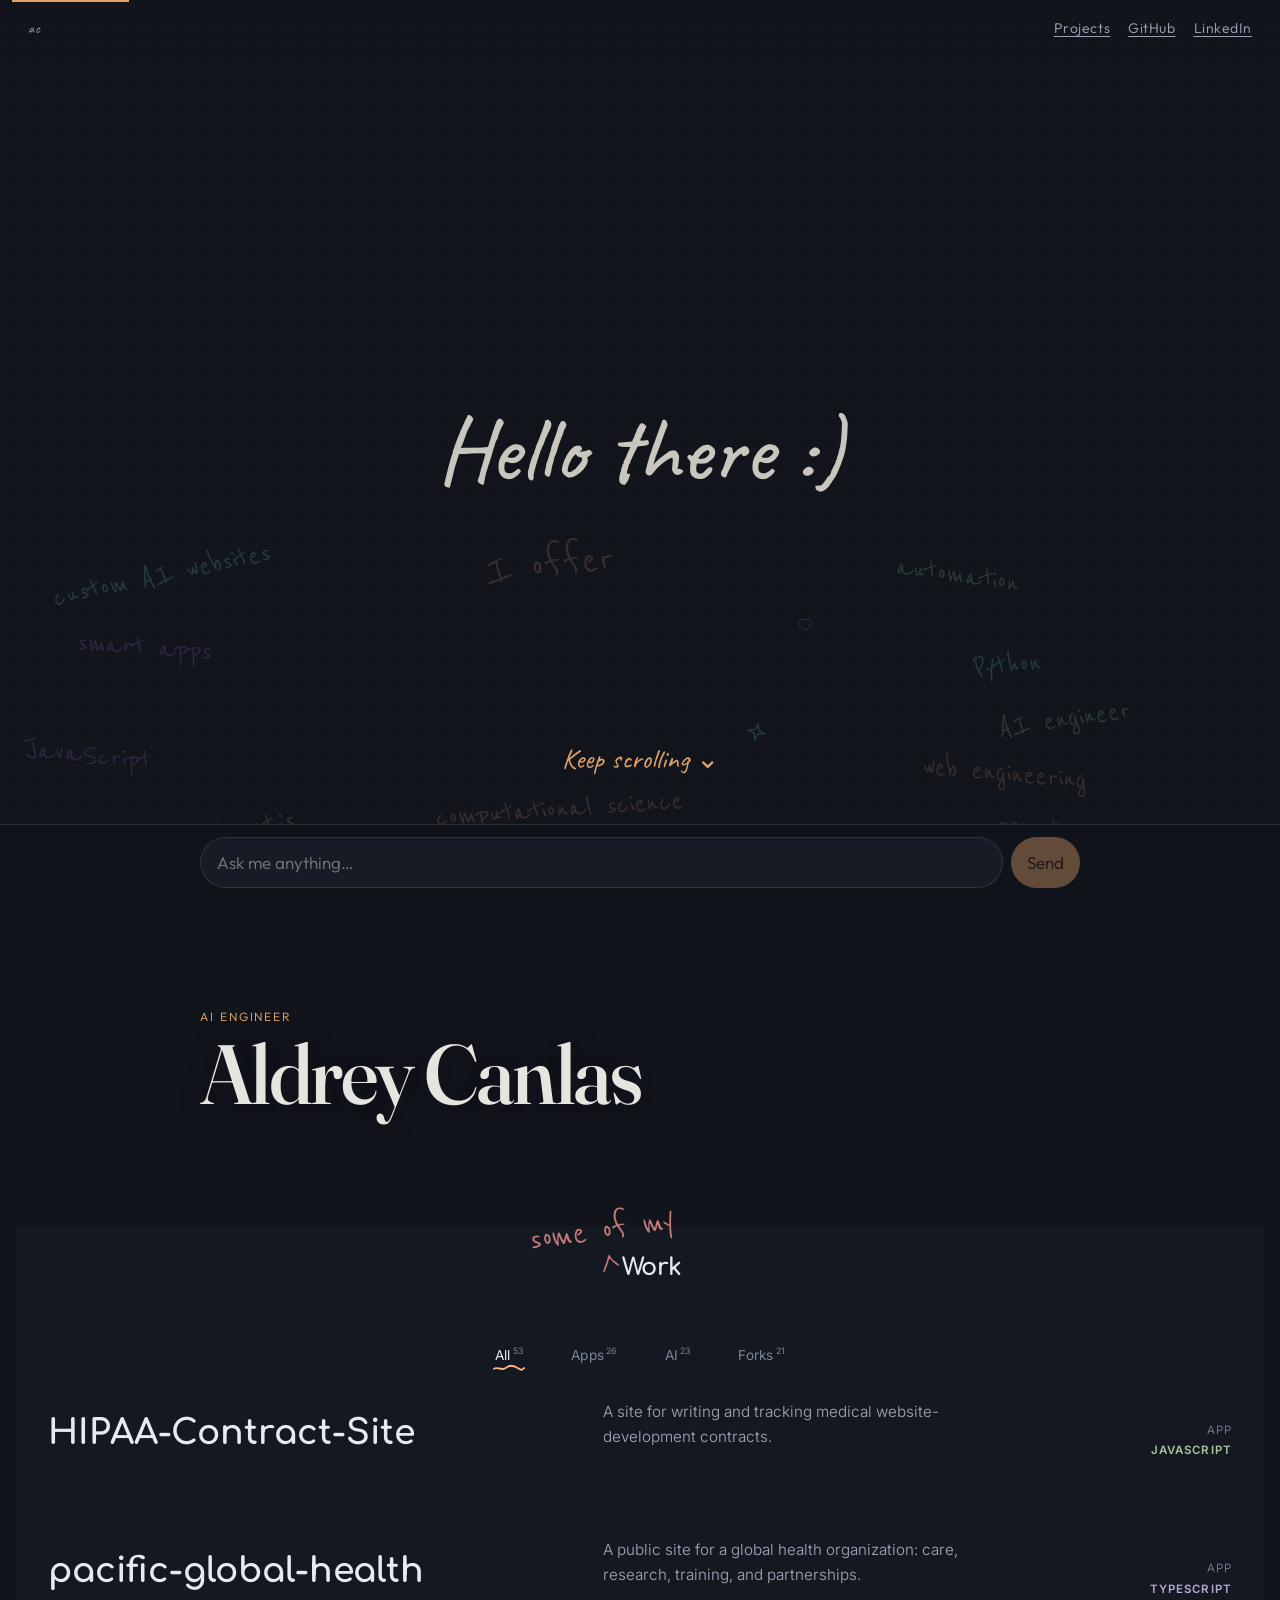
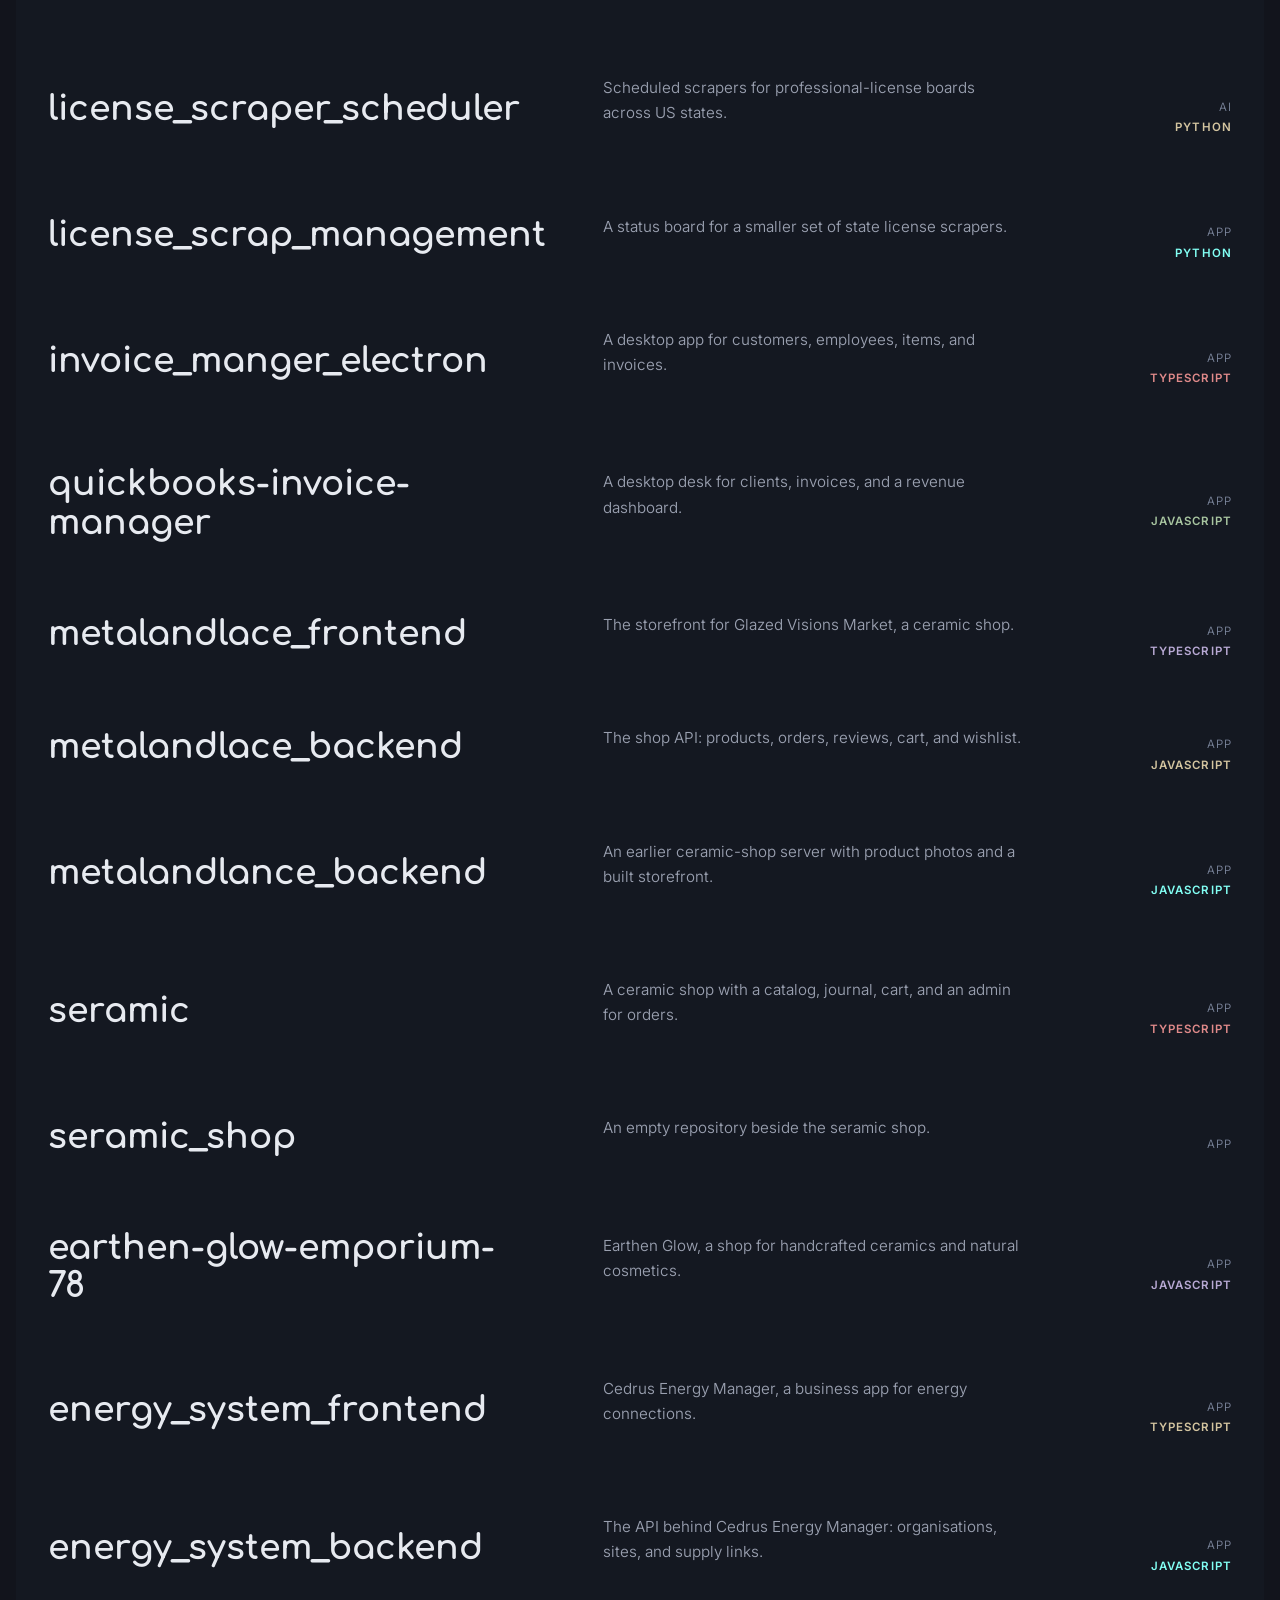
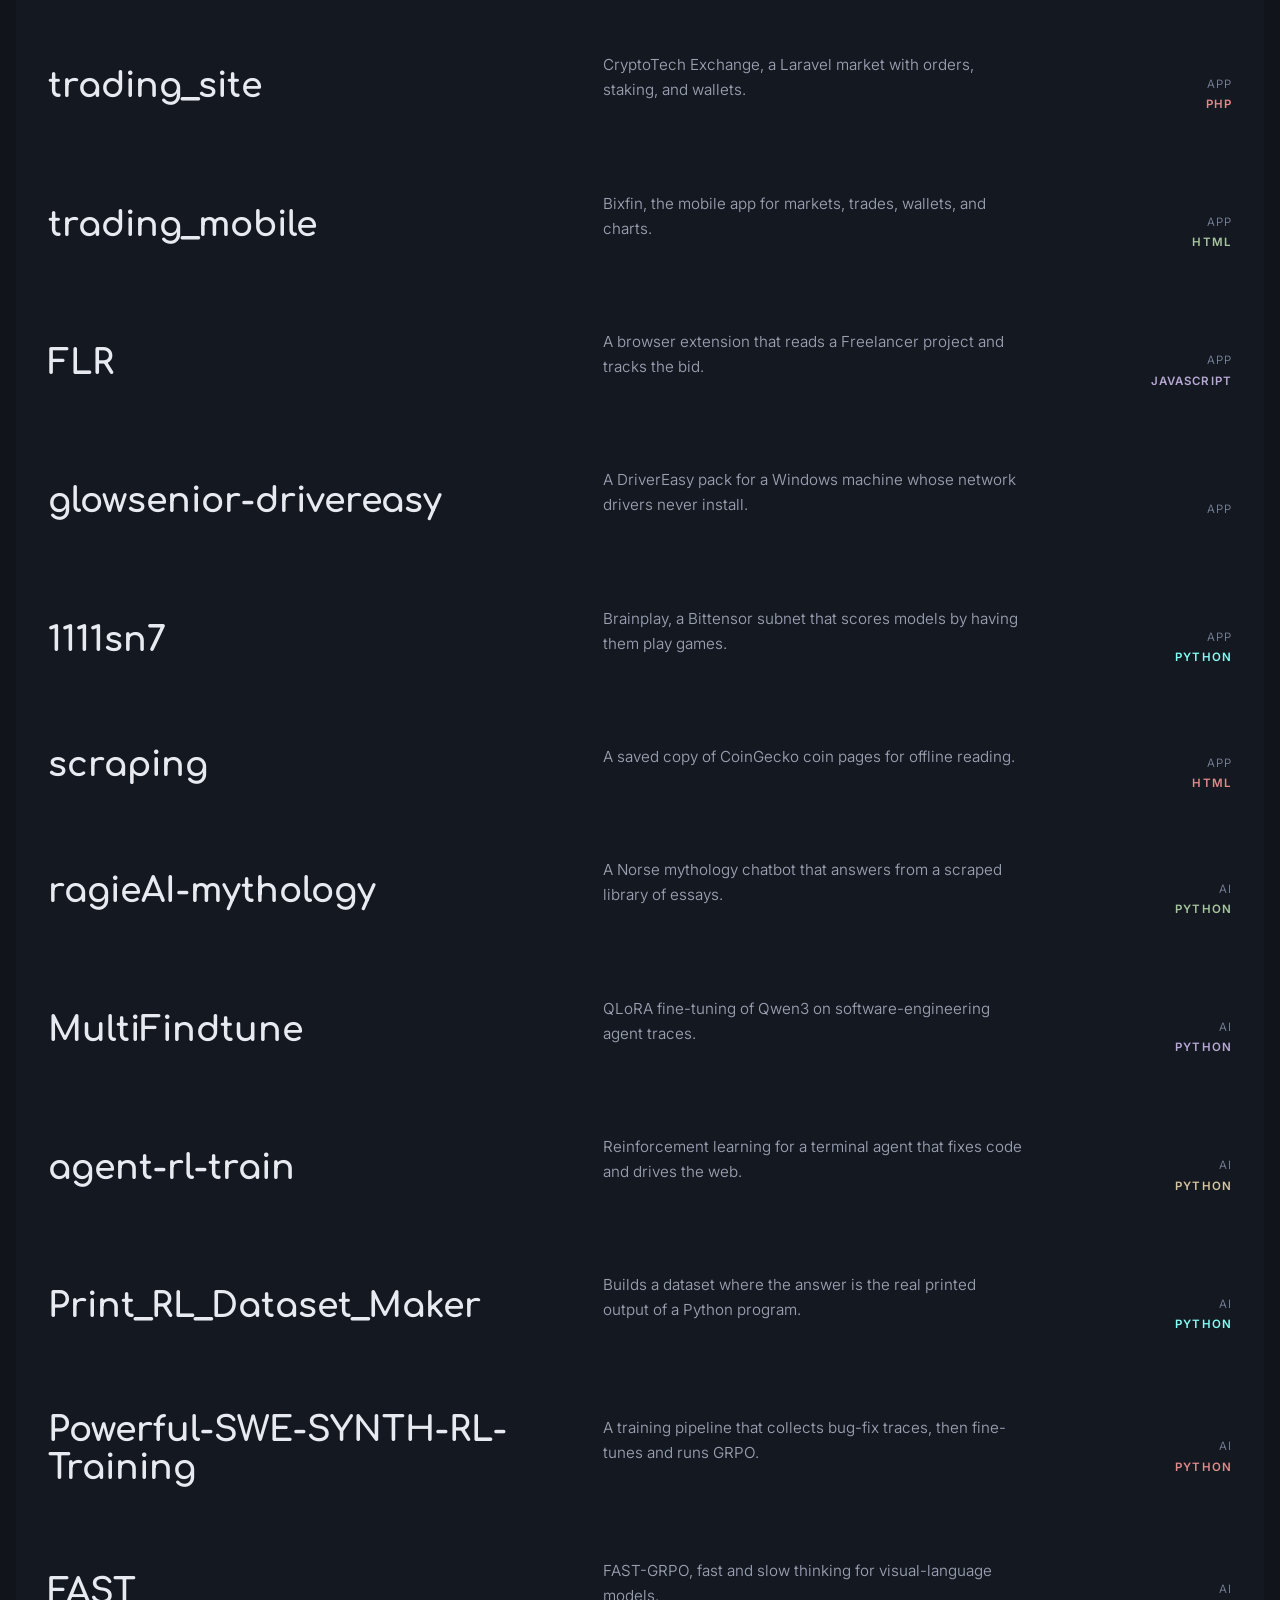
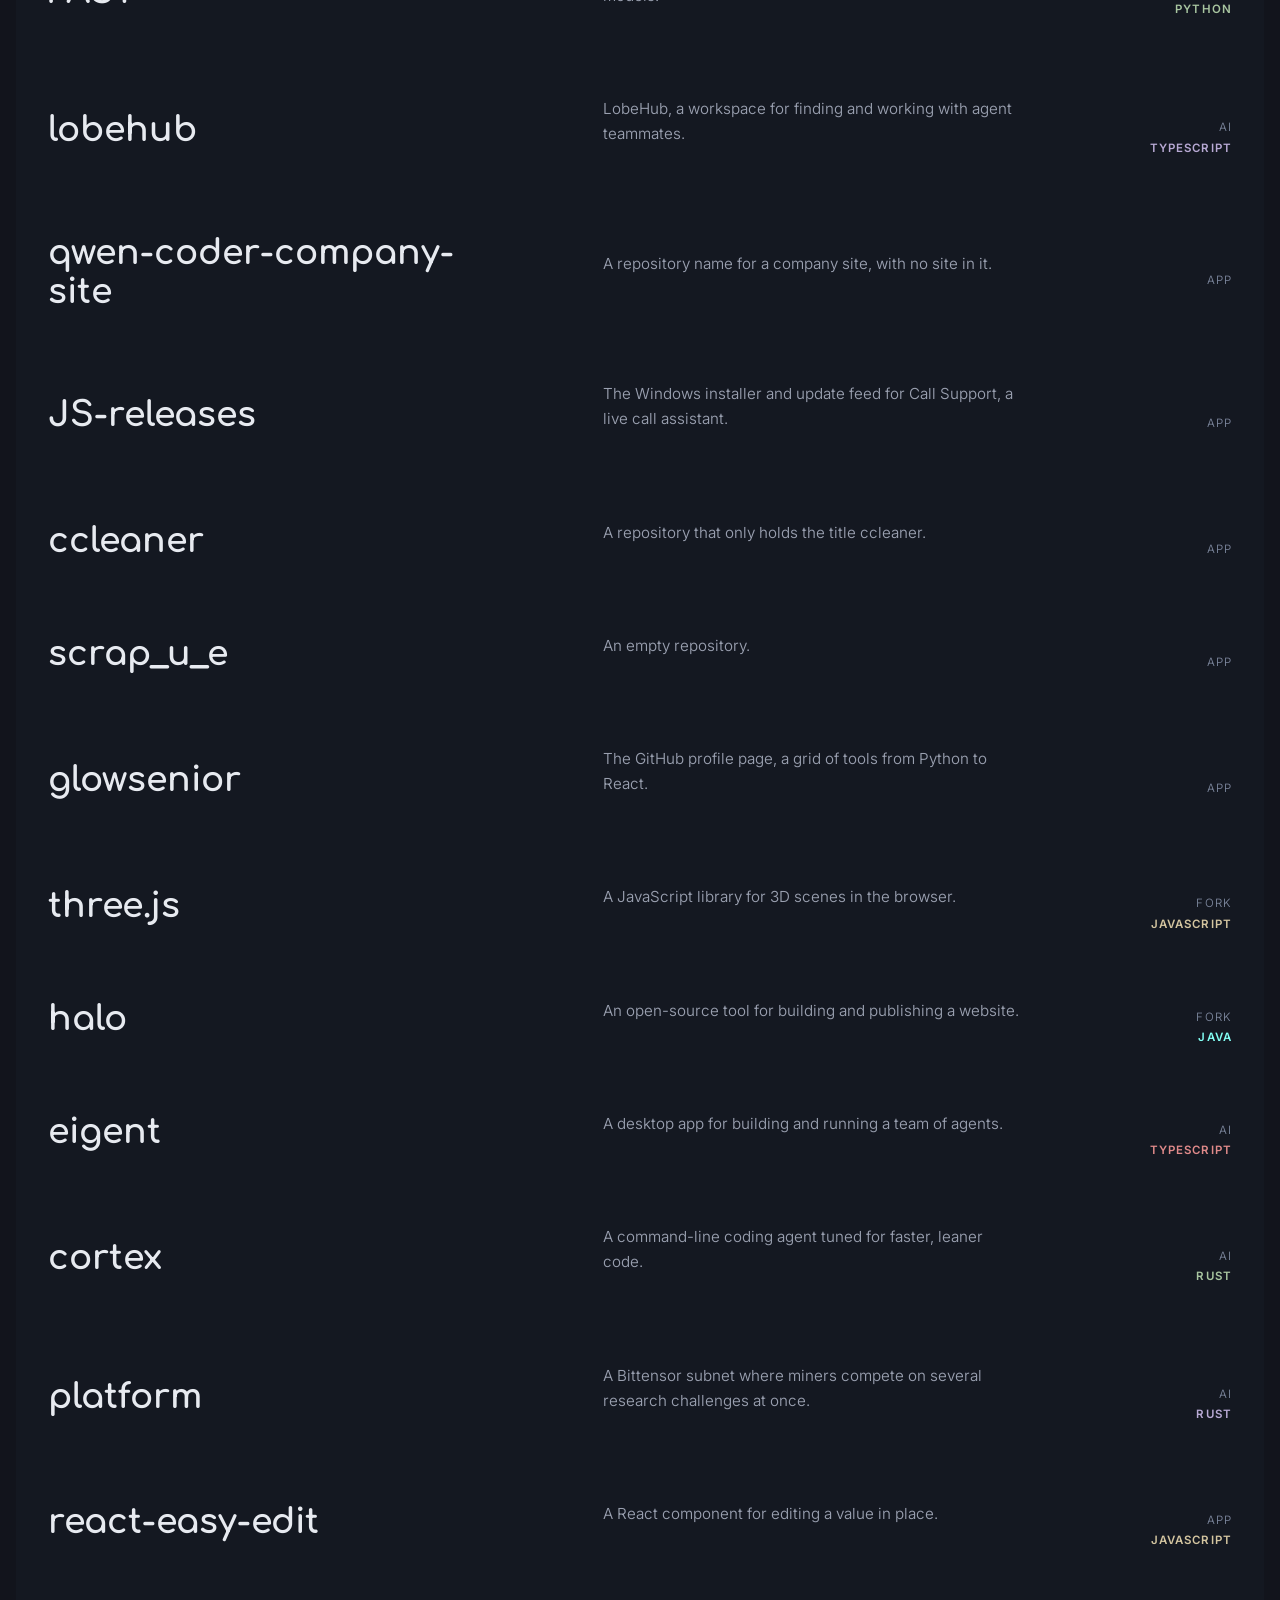
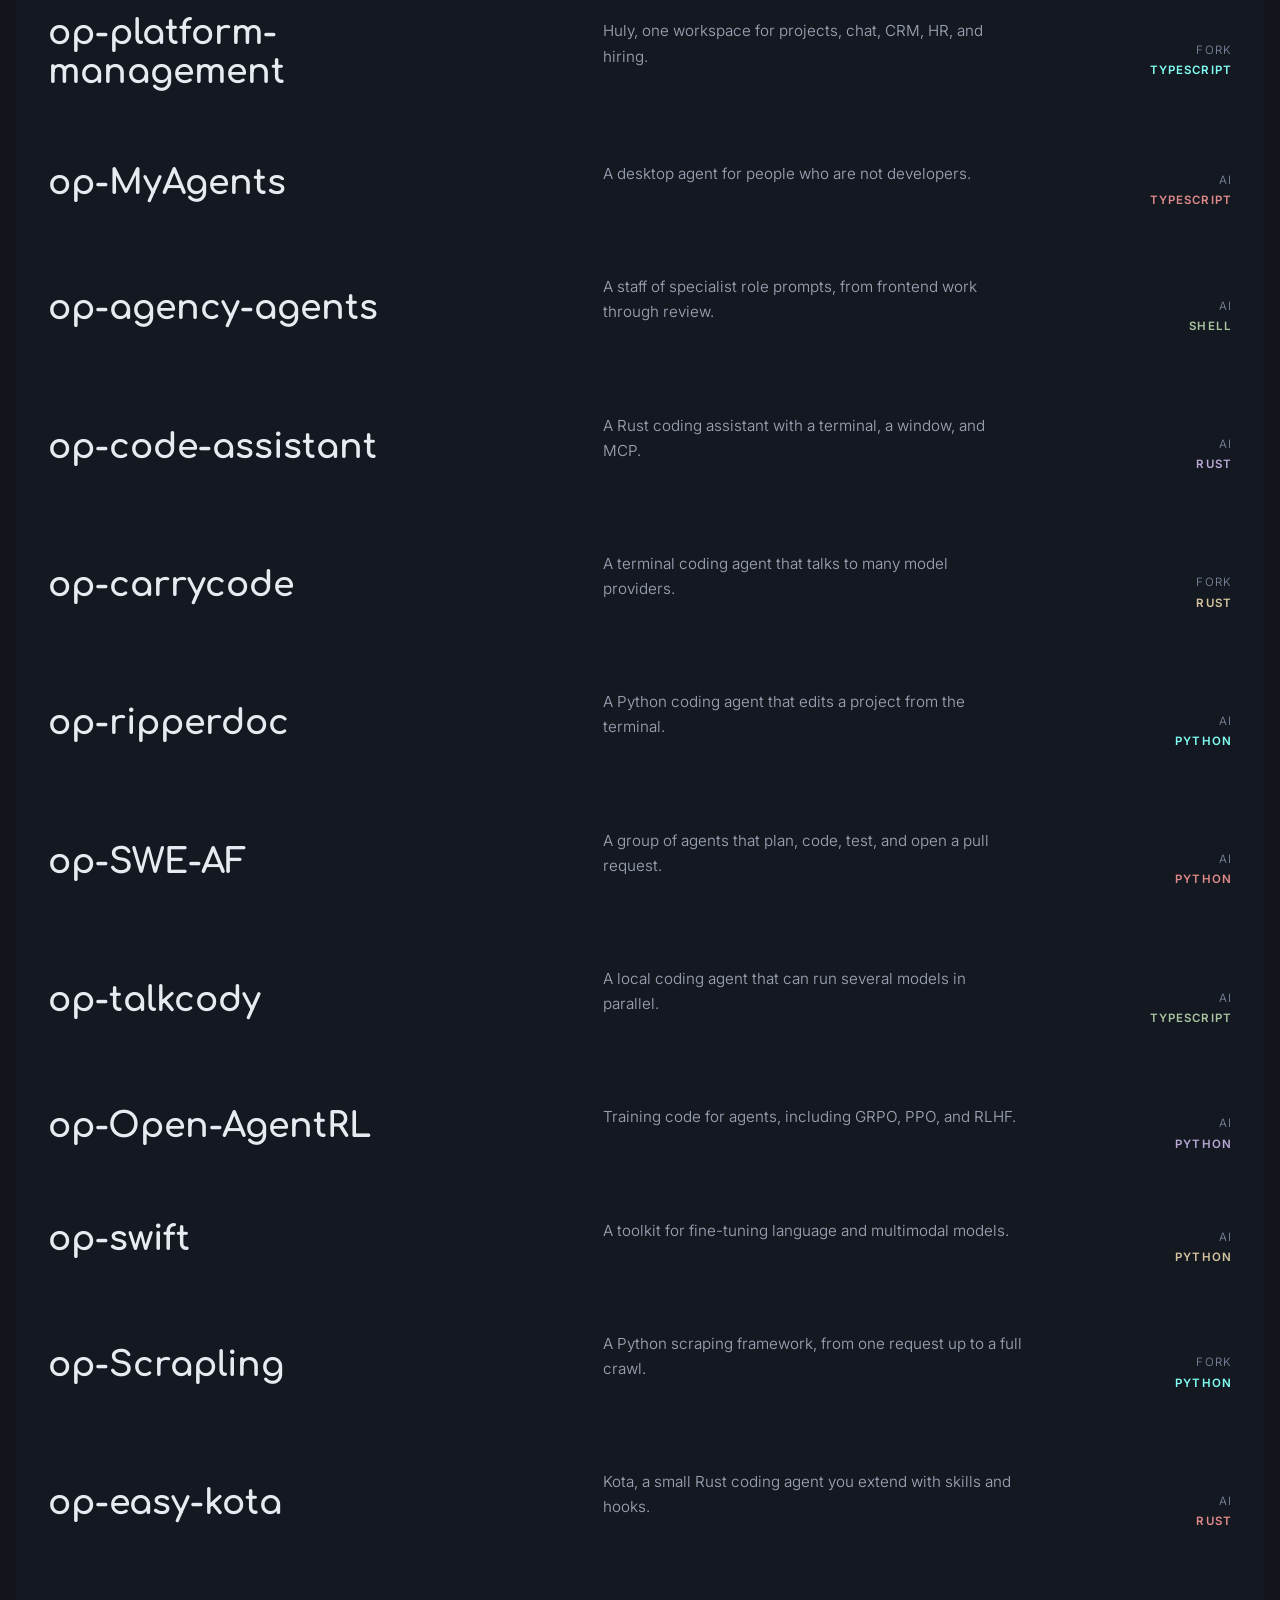
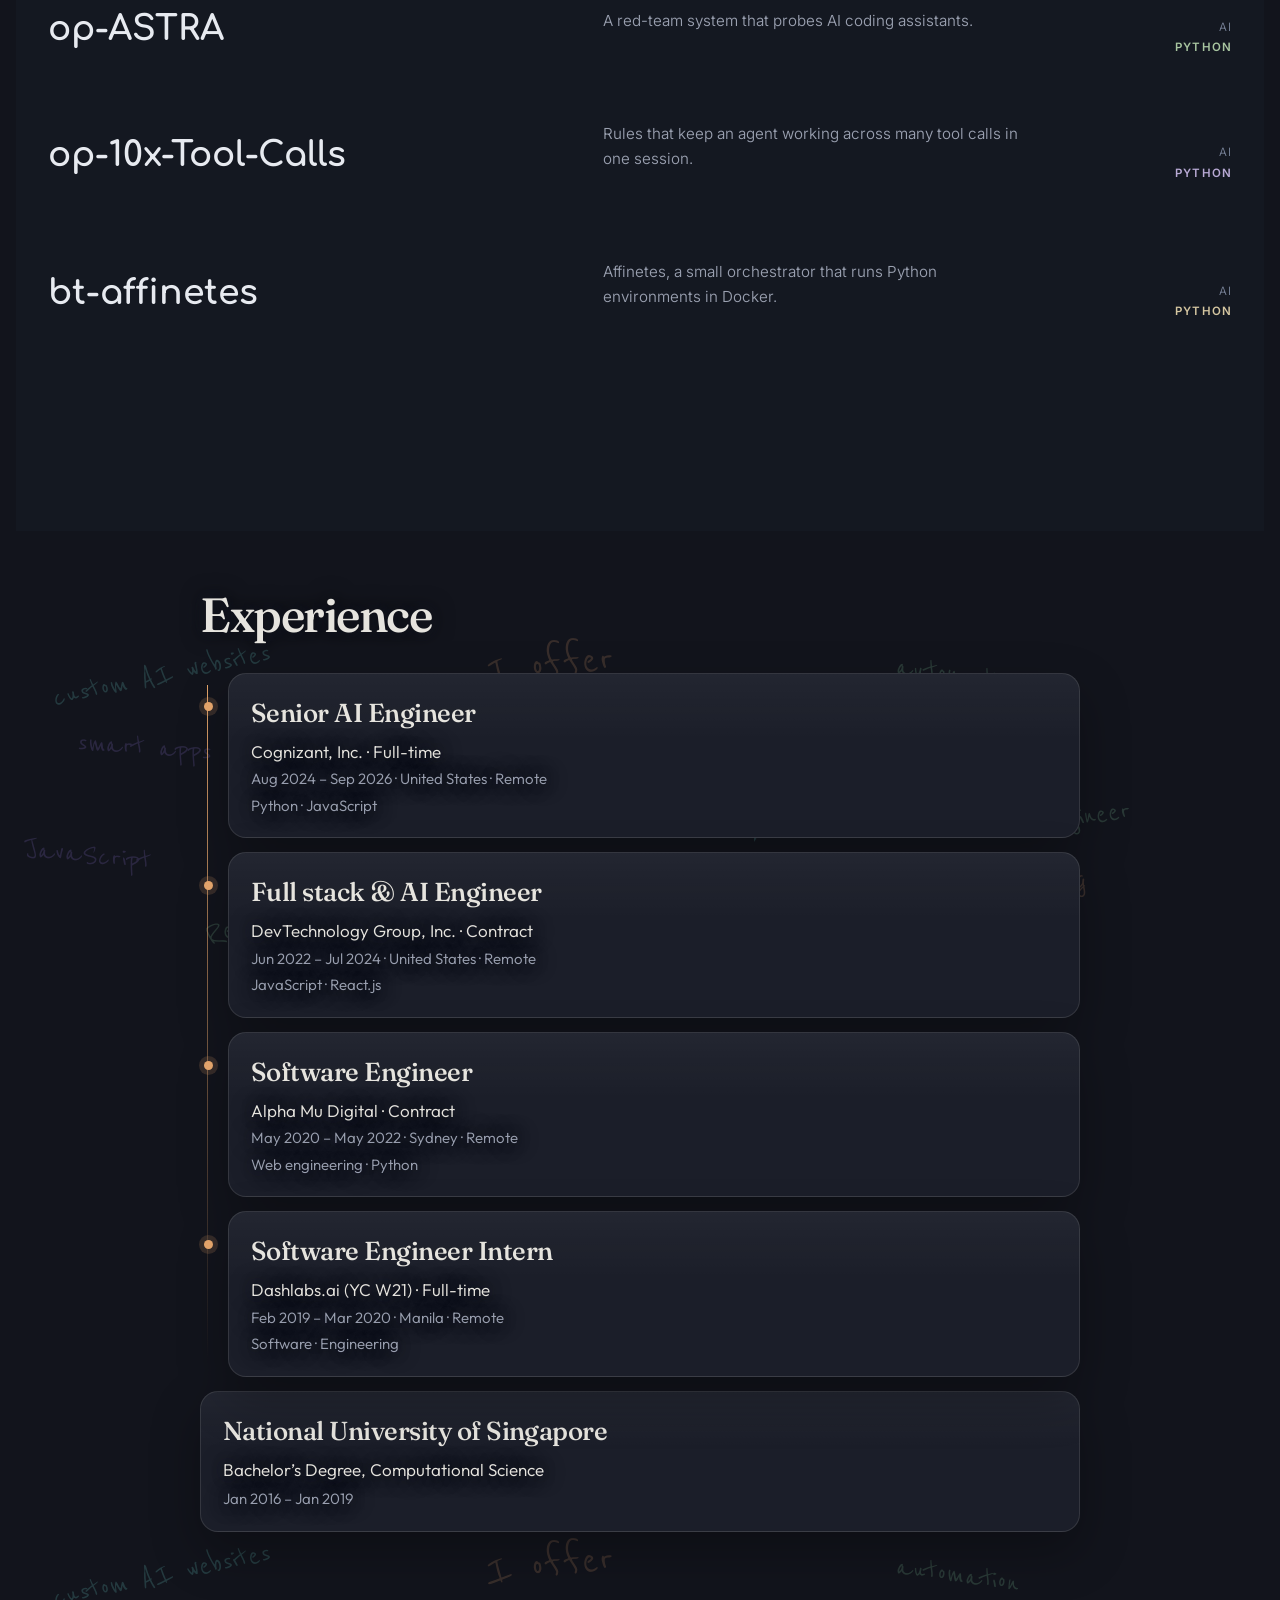
<file: index.html>
<!DOCTYPE html>
<html lang="en">
<head>
  <meta charset="UTF-8" />
  <meta name="viewport" content="width=device-width, initial-scale=1" />
  <title>Aldrey Canlas · AI Engineer</title>
  <meta name="description" content="Aldrey Canlas, AI Engineer." />
  <link rel="preconnect" href="https://fonts.googleapis.com" />
  <link rel="preconnect" href="https://fonts.gstatic.com" crossorigin />
  <link href="https://fonts.googleapis.com/css2?family=Caveat:wght@500;600&family=Comfortaa:wght@700&family=Fraunces:opsz,wght@9..144,520;9..144,640&family=Inter:wght@400;500;600&family=Outfit:wght@340;420;560&family=Reenie+Beanie&display=swap" rel="stylesheet" />
  <link rel="stylesheet" href="styles.css?v=14" />
</head>
<body>
  <a class="skip" href="#work">Skip to work</a>

  <header class="top">
    <a class="mark" href="#top">ac</a>
    <nav aria-label="Profile links">
      <a href="#work">Projects</a>
      <a href="https://github.com/glowsenior" target="_blank" rel="noreferrer">GitHub</a>
      <a href="https://www.linkedin.com/in/aldrey-canlas" target="_blank" rel="noreferrer">LinkedIn</a>
    </nav>
  </header>

  <main id="top">
    <div class="board" aria-hidden="true">
      <div class="cluster">
        <span class="c" style="top:62%;left:4%;--r:-12deg">custom AI websites</span>
        <span class="p" style="top:70%;left:6%;--r:4deg">smart apps</span>
        <span class="o big" style="top:60%;left:38%;--r:-6deg">I offer</span>
        <span class="g" style="top:62%;left:70%;--r:8deg">automation</span>
        <span class="c" style="top:72%;left:76%;--r:-4deg">Python</span>
        <span class="p" style="top:82%;left:2%;--r:6deg">JavaScript</span>
        <span class="g" style="top:90%;left:16%;--r:-9deg">React.js</span>
        <span class="o" style="top:84%;left:72%;--r:5deg">web engineering</span>
        <span class="c" style="top:92%;left:48%;--r:-7deg">full stack</span>
        <span class="p" style="top:90%;left:78%;--r:4deg">remote</span>
        <span class="g" style="top:78%;left:78%;--r:-8deg">AI engineer</span>
        <span class="o" style="top:88%;left:34%;--r:-4deg">computational science</span>
        <svg class="c" style="top:80%;left:58%;--r:12deg" viewBox="0 0 24 24" width="28" height="28"><path d="M12 3l1.6 5.2L19 10l-5.4 1.8L12 17l-1.6-5.2L5 10l5.4-1.8z" fill="none" stroke="currentColor" stroke-width="1.2"/></svg>
        <svg class="p" style="top:68%;left:62%;--r:-8deg" viewBox="0 0 24 24" width="22" height="22"><path d="M12 20s-7-4.4-7-9a4 4 0 0 1 7-2 4 4 0 0 1 7 2c0 4.6-7 9-7 9z" fill="none" stroke="currentColor" stroke-width="1.2"/></svg>
      </div>
    </div>
    <div class="grain" aria-hidden="true"></div>

  <section class="hero" aria-label="Introduction">
      <p class="hello">Hello there :)</p>
      <p class="scroll-hint">Keep scrolling <span aria-hidden="true">⌄</span></p>
    </section>

    <section class="intro reveal" id="about">
      <p class="eyebrow">AI Engineer</p>
      <h1>Aldrey Canlas</h1>
    </section>

    <section class="work" id="work" aria-labelledby="work-title">
      <h2 class="work-title" id="work-title"><span class="work-caret"><span class="work-scrawl">some of my</span>^</span>Work</h2>
      <div class="filters" role="toolbar" aria-label="Filter work">
        <button type="button" class="chip is-active" data-filter="all" aria-pressed="true">All<sup data-count="all"></sup><svg class="chip-mark" viewBox="0 0 300 14" preserveAspectRatio="none" aria-hidden="true"><path pathLength="1" d="M3 9 C 40 3, 78 13, 118 7 S 196 2, 238 8 S 286 5, 297 7"></path></svg></button>
        <button type="button" class="chip" data-filter="app" aria-pressed="false">Apps<sup data-count="app"></sup><svg class="chip-mark" viewBox="0 0 300 14" preserveAspectRatio="none" aria-hidden="true"><path pathLength="1" d="M3 9 C 40 3, 78 13, 118 7 S 196 2, 238 8 S 286 5, 297 7"></path></svg></button>
        <button type="button" class="chip" data-filter="ai" aria-pressed="false">AI<sup data-count="ai"></sup><svg class="chip-mark" viewBox="0 0 300 14" preserveAspectRatio="none" aria-hidden="true"><path pathLength="1" d="M3 9 C 40 3, 78 13, 118 7 S 196 2, 238 8 S 286 5, 297 7"></path></svg></button>
        <button type="button" class="chip" data-filter="fork" aria-pressed="false">Forks<sup data-count="fork"></sup><svg class="chip-mark" viewBox="0 0 300 14" preserveAspectRatio="none" aria-hidden="true"><path pathLength="1" d="M3 9 C 40 3, 78 13, 118 7 S 196 2, 238 8 S 286 5, 297 7"></path></svg></button>
      </div>
      <div id="cards" class="cards"></div>
      <p id="empty" class="empty" hidden>Nothing in this filter.</p>
    </section>

    <section class="roles reveal" id="experience" aria-labelledby="roles-title">
      <h2 id="roles-title">Experience</h2>
      <ol class="role-list">
        <li>
          <h3>Senior AI Engineer</h3>
          <p class="where">Cognizant, Inc. · Full-time</p>
          <p class="when">Aug 2024 – Sep 2026 · United States · Remote</p>
          <p class="skills">Python · JavaScript</p>
        </li>
        <li>
          <h3>Full stack &amp; AI Engineer</h3>
          <p class="where">DevTechnology Group, Inc. · Contract</p>
          <p class="when">Jun 2022 – Jul 2024 · United States · Remote</p>
          <p class="skills">JavaScript · React.js</p>
        </li>
        <li>
          <h3>Software Engineer</h3>
          <p class="where">Alpha Mu Digital · Contract</p>
          <p class="when">May 2020 – May 2022 · Sydney · Remote</p>
          <p class="skills">Web engineering · Python</p>
        </li>
        <li>
          <h3>Software Engineer Intern</h3>
          <p class="where">Dashlabs.ai (YC W21) · Full-time</p>
          <p class="when">Feb 2019 – Mar 2020 · Manila · Remote</p>
          <p class="skills">Software · Engineering</p>
        </li>
      </ol>
      <article class="school">
        <h3>National University of Singapore</h3>
        <p>Bachelor’s Degree, Computational Science</p>
        <p class="when">Jan 2016 – Jan 2019</p>
      </article>
    </section>
  </main>

  <form class="ask" id="ask" autocomplete="off">
    <label class="ask-label" for="question">Curious about something?</label>
    <p id="answer" class="answer" role="status"></p>
    <div class="ask-row">
      <input id="question" name="question" type="text" placeholder="Ask me anything…" />
      <button type="submit" id="send" disabled>Send</button>
    </div>
  </form>

  <script src="data.js?v=15"></script>
  <script src="app.js?v=12"></script>
</body>
</html>
</file>
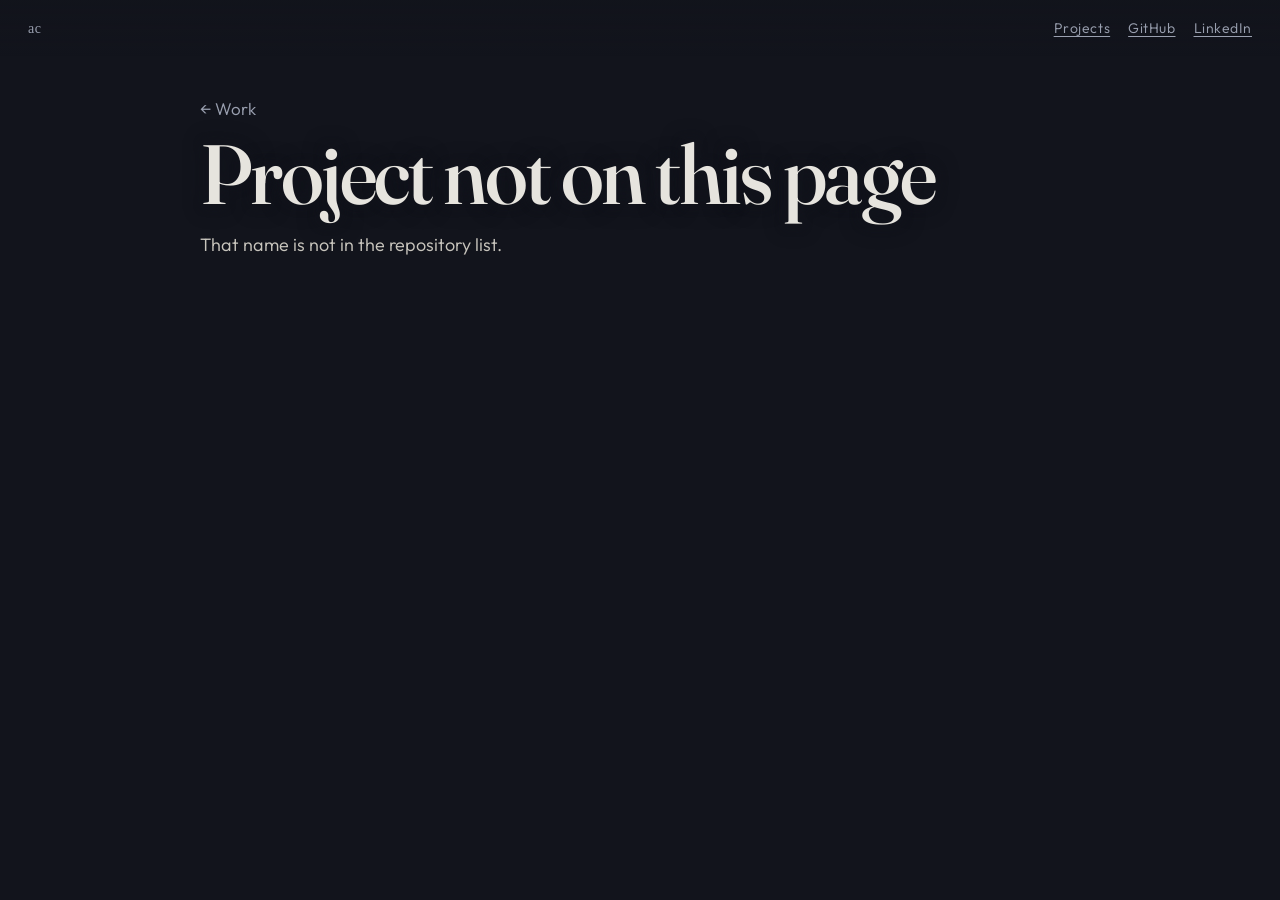
<file: project.html>
<!DOCTYPE html>
<html lang="en">
<head>
  <meta charset="UTF-8" />
  <meta name="viewport" content="width=device-width, initial-scale=1" />
  <title>Project · Aldrey Canlas</title>
  <link rel="preconnect" href="https://fonts.googleapis.com" />
  <link rel="preconnect" href="https://fonts.gstatic.com" crossorigin />
  <link href="https://fonts.googleapis.com/css2?family=Fraunces:opsz,wght@9..144,520;9..144,640&family=Outfit:wght@340;420;560&display=swap" rel="stylesheet" />
  <link rel="stylesheet" href="styles.css?v=14" />
</head>
<body>
  <header class="top">
    <a class="mark" href="index.html#top">ac</a>
    <nav aria-label="Profile links">
      <a href="index.html#work">Projects</a>
      <a href="https://github.com/glowsenior" target="_blank" rel="noreferrer">GitHub</a>
      <a href="https://www.linkedin.com/in/aldrey-canlas" target="_blank" rel="noreferrer">LinkedIn</a>
    </nav>
  </header>
  <main class="sheet" id="sheet">
    <a class="back" href="index.html#work">← Work</a>
    <p class="eyebrow" id="eyebrow"></p>
    <h1 id="title"></h1>
    <div id="overview"></div>
    <p class="sheet-links" id="links"></p>
  </main>
  <script src="data.js?v=15"></script>
  <script src="project.js?v=12"></script>
</body>
</html>
</file>
<file: styles.css>
:root {
  --bg: #12141c;
  --bg-2: #181b26;
  --text: #e6e4de;
  --muted: #9aa0b0;
  --faint: #6e7586;
  --line: rgba(230, 228, 222, 0.12);
  --accent: #e2a36a;
  --accent-ink: #2a2118;
  --card: #1b1e29;
  --shadow: 0 20px 50px rgba(0, 0, 0, 0.28);
  --serif: "Fraunces", Georgia, serif;
  --sans: "Outfit", "Segoe UI", sans-serif;
  --script: "Caveat", cursive;
}

* { box-sizing: border-box; }
html { scroll-behavior: smooth; }
body {
  margin: 0;
  background: var(--bg);
  color: var(--text);
  font-family: var(--sans);
  font-weight: 340;
  line-height: 1.5;
  font-size: 17px;
}
.board, .grain { pointer-events: none; }
.board {
  position: absolute;
  inset: 0;
  z-index: 0;
  overflow: hidden;
}
.cluster { position: absolute; left: 0; right: 0; height: 100vh; }
.cluster span, .cluster svg {
  position: absolute;
  font-family: "Reenie Beanie", cursive;
  font-size: 34px;
  line-height: 1;
  opacity: 0.16;
  white-space: nowrap;
  transform: rotate(var(--r));
}
.cluster .big { font-size: 48px; }
.cluster .c { color: #82fff4; }
.cluster .p { color: #a78bfa; }
.cluster .o { color: #ffb67a; }
.cluster .g { color: #a3f7bf; }
.grain {
  position: fixed;
  inset: 0;
  z-index: 1;
  opacity: 0.08;
  background-image: radial-gradient(rgba(255, 255, 255, 0.35) 0.6px, transparent 0.6px);
  background-size: 3px 3px;
  mix-blend-mode: overlay;
}
main, .top, .ask { position: relative; z-index: 2; }
.top { position: fixed; }
a { color: var(--accent); text-decoration-thickness: 1px; text-underline-offset: 3px; }
a:hover { color: #f0c396; }
.skip {
  position: absolute;
  left: 12px;
  top: -40px;
  background: var(--accent);
  color: var(--accent-ink);
  padding: 8px 12px;
  z-index: 5;
}
.skip:focus { top: 12px; }

.top {
  position: fixed;
  z-index: 4;
  top: 0;
  left: 0;
  right: 0;
  display: flex;
  justify-content: space-between;
  align-items: center;
  padding: 18px 28px;
  background: linear-gradient(to bottom, rgba(18, 20, 28, 0.2), rgba(18, 20, 28, 0));
  transition: background 0.35s ease, backdrop-filter 0.35s ease;
}
.top.is-scrolled {
  background: rgba(18, 20, 28, 0.82);
  backdrop-filter: blur(14px);
}
.mark {
  font-family: var(--script);
  font-size: 28px;
  color: var(--text);
  text-decoration: none;
}
.top nav { display: flex; gap: 18px; }
.top a { color: var(--muted); font-size: 14px; letter-spacing: 0.04em; }

.hero {
  min-height: 100vh;
  display: grid;
  place-items: center;
  position: relative;
}
.hello {
  margin: 0;
  font-family: var(--script);
  font-size: clamp(56px, 8vw, 92px);
  font-weight: 500;
  color: #c9c6be;
  animation: ink 1.15s ease both;
}
.scroll-hint {
  position: absolute;
  bottom: 120px;
  margin: 0;
  font-family: var(--script);
  font-size: 28px;
  color: var(--accent);
  animation: ink 1.15s ease 0.45s both;
}
.scroll-hint span {
  display: inline-block;
  animation: bob 1.5s ease-in-out infinite;
}

.hero, .intro, .roles { position: relative; z-index: 1; }
.intro, .roles {
  width: min(880px, calc(100% - 40px));
  margin: 0 auto;
}
.intro { padding: 12vh 0 8vh; }
.reveal { opacity: 0; transform: translateY(28px); }
.reveal.is-in { animation: rise 0.8s ease forwards; }
#work.reveal { opacity: 1; transform: none; }
.eyebrow {
  margin: 0 0 8px;
  color: var(--accent);
  letter-spacing: 0.16em;
  text-transform: uppercase;
  font-size: 12px;
}
h1 {
  margin: 0;
  font-family: var(--serif);
  font-weight: 520;
  font-size: clamp(48px, 8vw, 84px);
  letter-spacing: -0.03em;
  line-height: 0.95;
}
.role { margin: 14px 0 0; color: var(--muted); font-size: 20px; }
.lede { max-width: 62ch; color: #c8c5bd; font-size: 18px; }
.lede, .work-note, .role, .where, .when, .skills, .school p, h1, h2 {
  text-shadow: 0 0 12px var(--bg), 0 0 22px var(--bg);
}

.roles { padding-bottom: 8vh; }
h2 {
  font-family: var(--serif);
  font-weight: 520;
  font-size: clamp(32px, 5vw, 48px);
  letter-spacing: -0.03em;
  margin: 0 0 22px;
}
.caret { color: var(--accent); font-family: var(--sans); }
.role-list {
  list-style: none;
  margin: 0;
  padding: 0 0 0 28px;
  display: grid;
  gap: 14px;
  position: relative;
}
.role-list::before {
  content: "";
  position: absolute;
  left: 7px;
  top: 12px;
  bottom: 12px;
  width: 1px;
  background: linear-gradient(var(--accent), transparent);
  transform-origin: top;
  animation: grow 1.2s ease both;
}
.role-list li { position: relative; }
.role-list li::before {
  content: "";
  position: absolute;
  left: -25px;
  top: 28px;
  width: 9px;
  height: 9px;
  border-radius: 50%;
  background: var(--accent);
  box-shadow: 0 0 0 5px rgba(226, 163, 106, 0.16);
}
.role-list li, .school {
  background: linear-gradient(180deg, rgba(255, 255, 255, 0.035), transparent 40%), var(--card);
  border: 1px solid var(--line);
  border-radius: 18px;
  padding: 20px 22px;
  box-shadow: var(--shadow);
  transition: transform 0.35s ease, border-color 0.35s ease, box-shadow 0.35s ease;
}
.role-list li:hover, .school:hover {
  transform: translateY(-4px);
  border-color: rgba(226, 163, 106, 0.45);
  box-shadow: 0 18px 40px rgba(0, 0, 0, 0.35);
}
.role-list h3, .school h3 {
  margin: 0;
  font-family: var(--serif);
  font-weight: 520;
  font-size: 26px;
  letter-spacing: -0.02em;
}
.where, .when, .skills, .card p, .work-note { color: var(--muted); }
.where { margin: 6px 0 0; color: var(--text); }
.when, .skills { margin: 4px 0 0; font-size: 15px; }
.school { margin-top: 14px; }
.school p { margin: 6px 0 0; }

.work {
  --ease: cubic-bezier(0.22, 1, 0.36, 1);
  position: relative;
  z-index: 1;
  display: flex;
  flex-direction: column;
  width: min(1320px, calc(100% - 32px));
  margin: 40px auto 48px;
  padding: 8px 32px 160px;
  background: #141821;
  scroll-margin-top: 72px;
  font-family: Inter, "Segoe UI", sans-serif;
}
.work-title {
  position: relative;
  z-index: 1;
  margin: 0 0 4px;
  font-family: Comfortaa, Inter, sans-serif;
  font-weight: 700;
  font-size: 24px;
  text-align: center;
  color: #e7eaf0;
  text-shadow: none;
}
.work-caret {
  position: relative;
  font-family: "Reenie Beanie", cursive;
  font-size: 170%;
  font-weight: 400;
  color: #e08a8a;
  opacity: 0.85;
}
.work-scrawl {
  position: absolute;
  bottom: 55%;
  right: -1.3em;
  transform: rotate(-8deg);
  font-family: "Reenie Beanie", cursive;
  font-size: 100%;
  font-weight: 400;
  color: #e08a8a;
  white-space: nowrap;
  pointer-events: none;
}
.filters {
  position: relative;
  z-index: 1;
  display: flex;
  flex-wrap: wrap;
  justify-content: center;
  gap: 12px 48px;
  margin: 40px auto 0;
  padding: 0 16px;
}
.chip {
  position: relative;
  border: 0;
  background: transparent;
  color: #7b859b;
  padding: 6px 0 9px;
  font-family: Inter, "Segoe UI", sans-serif;
  font-size: 13.6px;
  letter-spacing: 0.02em;
  cursor: pointer;
  transition: color 0.4s var(--ease);
}
.chip:hover, .chip.is-active { color: #e7eaf0; }
.chip:focus-visible, a:focus-visible, button:focus-visible, input:focus-visible {
  outline: 2px solid #82fff4;
  outline-offset: 3px;
}
.chip sup {
  margin-left: 0.2em;
  font-size: 0.65em;
  color: #7b859b;
}
.chip-mark {
  position: absolute;
  left: -2px;
  bottom: 0;
  width: calc(100% + 4px);
  height: 8px;
  overflow: visible;
  pointer-events: none;
  opacity: 0;
  transition: opacity 0.2s;
}
.chip-mark path {
  fill: none;
  stroke: #ffb67a;
  stroke-width: 3.4;
  stroke-linecap: round;
  stroke-dasharray: 1;
  stroke-dashoffset: 1;
  transition: stroke-dashoffset 0.55s cubic-bezier(0.65, 0, 0.35, 1);
}
.chip.is-active .chip-mark { opacity: 1; }
.chip.is-active .chip-mark path { stroke-dashoffset: 0; }
.cards { display: flex; flex-direction: column; }
.card {
  display: grid;
  grid-template-rows: 1fr;
  opacity: 0;
  transform: translateY(12px);
  transition: opacity 0.55s var(--ease), transform 0.55s var(--ease), grid-template-rows 0.55s var(--ease);
  transition-delay: var(--d, 0ms);
}
.card.is-visible { opacity: 1; transform: none; }
.card.is-filtered { grid-template-rows: 0fr; opacity: 0; pointer-events: none; transition-delay: 0ms; }
.card.is-filtered .card-row { overflow: hidden; padding-block: 0; }
.work:has(.card:hover) .card.is-visible:not(:hover),
.work:has(.card:focus-within) .card.is-visible:not(:focus-within) { opacity: 0.3; }
.card-row {
  min-height: 0;
  display: grid;
  grid-template-columns: minmax(0, 1fr) minmax(0, 0.9fr) 7.5rem;
  column-gap: clamp(48px, 7vw, 136px);
  align-items: center;
  padding: 27px 0;
  transition: padding 0.55s var(--ease);
}
.card-name {
  position: relative;
  justify-self: start;
  margin: 0;
  padding-bottom: 0.45em;
  font-family: Comfortaa, Inter, sans-serif;
  font-weight: 700;
  font-size: clamp(23px, 2.7vw, 36px);
  line-height: 1.12;
  color: #e7eaf0;
}
.card-name-btn {
  color: inherit;
  font: inherit;
  text-decoration: none;
  display: inline-block;
  transition: color 0.5s var(--ease), transform 0.5s var(--ease);
}
.card:hover .card-name-btn, .card:focus-within .card-name-btn {
  color: var(--work-field);
  transform: translateX(5px);
}
.card-line {
  position: absolute;
  left: 0;
  bottom: 0;
  width: 100%;
  height: 0.32em;
  overflow: visible;
  transform: rotate(var(--tilt, -1deg));
  transform-origin: left center;
}
.card-line path {
  fill: none;
  stroke: var(--work-field);
  stroke-width: 2.8;
  stroke-linecap: round;
  stroke-dasharray: 1;
  stroke-dashoffset: 1;
  opacity: 0;
  transition: stroke-dashoffset 0.4s cubic-bezier(0.65, 0, 0.35, 1), opacity 0.1s linear 0.4s;
}
.card:hover .card-line path, .card:focus-within .card-line path {
  stroke-dashoffset: 0;
  opacity: 1;
  transition: stroke-dashoffset 0.7s cubic-bezier(0.65, 0, 0.35, 1), opacity 0s;
}
.card-line-echo { stroke-width: 1.6; transform: translate(4px, 2.5px); }
.card:hover .card-line-echo, .card:focus-within .card-line-echo {
  opacity: 0.5;
  transition-delay: 0.14s;
}
.card-body { display: flex; flex-direction: column; gap: 5px; }
.card-desc {
  margin: 0;
  font-size: 15.2px;
  line-height: 1.65;
  color: #a6afc0;
  transition: color 0.5s var(--ease);
}
.card:hover .card-desc, .card:focus-within .card-desc { color: #e7eaf0; }
.card-tag {
  justify-self: end;
  display: flex;
  flex-direction: column;
  align-items: flex-end;
  gap: 3px;
  font-size: 11.5px;
  letter-spacing: 0.1em;
  text-transform: uppercase;
  white-space: nowrap;
}
.card-kind { color: #7b859b; }
.card-field { color: var(--work-field); font-weight: 600; }
.actions {
  display: flex;
  gap: 20px;
  margin: 0;
  opacity: 0;
  transform: translateY(-3px);
  transition: opacity 0.4s var(--ease) 0.05s, transform 0.4s var(--ease) 0.05s;
}
.card:hover .actions, .card:focus-within .actions { opacity: 1; transform: none; }
.actions a {
  color: #82fff4;
  text-decoration: none;
  font-family: Inter, "Segoe UI", sans-serif;
  font-weight: 500;
  font-size: 12.8px;
  letter-spacing: 0.04em;
  padding: 5px 0;
  border: 0;
  background-color: transparent;
  background-image: linear-gradient(#82fff4, #82fff4);
  background-repeat: no-repeat;
  background-position: 0 100%;
  background-size: 0 1px;
  transition: background-size 0.35s var(--ease);
}
.actions a:hover { background-size: 100% 1px; }
.sheet {
  width: min(880px, calc(100% - 40px));
  margin: 0 auto;
  padding: 96px 0 80px;
  position: relative;
  z-index: 1;
}
.back {
  color: var(--muted);
  text-decoration: none;
}
.sheet h1 { margin: 12px 0 18px; }
.sheet .overview { margin: 0 0 16px; max-width: 68ch; color: #c8c5bd; font-size: 18px; }
.ship { margin: 28px 0 0; max-width: 68ch; }
.ship h2 {
  margin: 0 0 8px;
  font-family: Outfit, "Segoe UI", sans-serif;
  font-size: 13px;
  font-weight: 560;
  letter-spacing: 0.14em;
  text-transform: uppercase;
  color: #ffb67a;
}
.ship p { margin: 0; color: #c8c5bd; font-size: 18px; line-height: 1.6; }
.sheet-links { display: flex; gap: 16px; margin-top: 28px; }
.answer { animation: ink 0.35s ease; }
.empty { color: var(--muted); }

.chip, .card, h2 { scroll-margin-bottom: 96px; }
.ask {
  position: fixed;
  left: 0;
  right: 0;
  bottom: 0;
  padding: 12px 20px;
  background: rgba(18, 20, 28, 0.94);
  border-top: 1px solid var(--line);
  backdrop-filter: blur(10px);
}
.ask-label {
  position: absolute;
  width: 1px;
  height: 1px;
  padding: 0;
  margin: -1px;
  overflow: hidden;
  clip: rect(0, 0, 0, 0);
  white-space: nowrap;
  border: 0;
}
.ask-row {
  width: min(880px, 100%);
  margin: 0 auto;
  display: flex;
  gap: 8px;
}
input {
  flex: 1;
  background: var(--bg-2);
  border: 1px solid var(--line);
  color: var(--text);
  border-radius: 999px;
  padding: 12px 16px;
  font: inherit;
}
#send {
  border: 0;
  border-radius: 999px;
  padding: 0 16px;
  background: var(--accent);
  color: var(--accent-ink);
  font: inherit;
  cursor: pointer;
}
#send:disabled { opacity: 0.4; cursor: default; }
.answer {
  width: min(880px, 100%);
  margin: 0 auto 8px;
  color: #d9d6ce;
  font-size: 15px;
}
.answer:empty { display: none; }

@keyframes ink {
  from { opacity: 0; transform: translateY(14px); filter: blur(6px); }
  to { opacity: 1; transform: none; filter: none; }
}
@keyframes rise {
  from { opacity: 0; transform: translateY(18px); }
  to { opacity: 1; transform: none; }
}
@keyframes bob {
  50% { transform: translateY(7px); }
}
@keyframes drift {
  50% { transform: translate3d(6%, 8%, 0) scale(1.08); }
}
@keyframes grow {
  from { transform: scaleY(0); }
  to { transform: scaleY(1); }
}
@media (prefers-reduced-motion: reduce) {
  *, *::before, *::after {
    animation: none !important;
    transition: none !important;
  }
  .reveal, .card.is-visible { opacity: 1; transform: none; }
  .card.is-filtered { opacity: 0; }
  .actions { opacity: 1; transform: none; }
}
@media (max-width: 640px) {
  .top { padding: 14px 16px; }
  .intro, .roles { width: min(100% - 28px, 880px); }
  .hello { font-size: 52px; }
}
@media (max-width: 900px) {
  .filters { column-gap: 24px; }
  .card-row { grid-template-columns: minmax(0, 1fr) auto; gap: 13px 16px; }
  .card-tag { grid-area: 1 / 2; align-self: start; padding-top: 0.4em; }
  .card-body { grid-column: 1 / -1; }
}
@media (hover: none) {
  .actions { opacity: 1; transform: none; }
}
</file>
